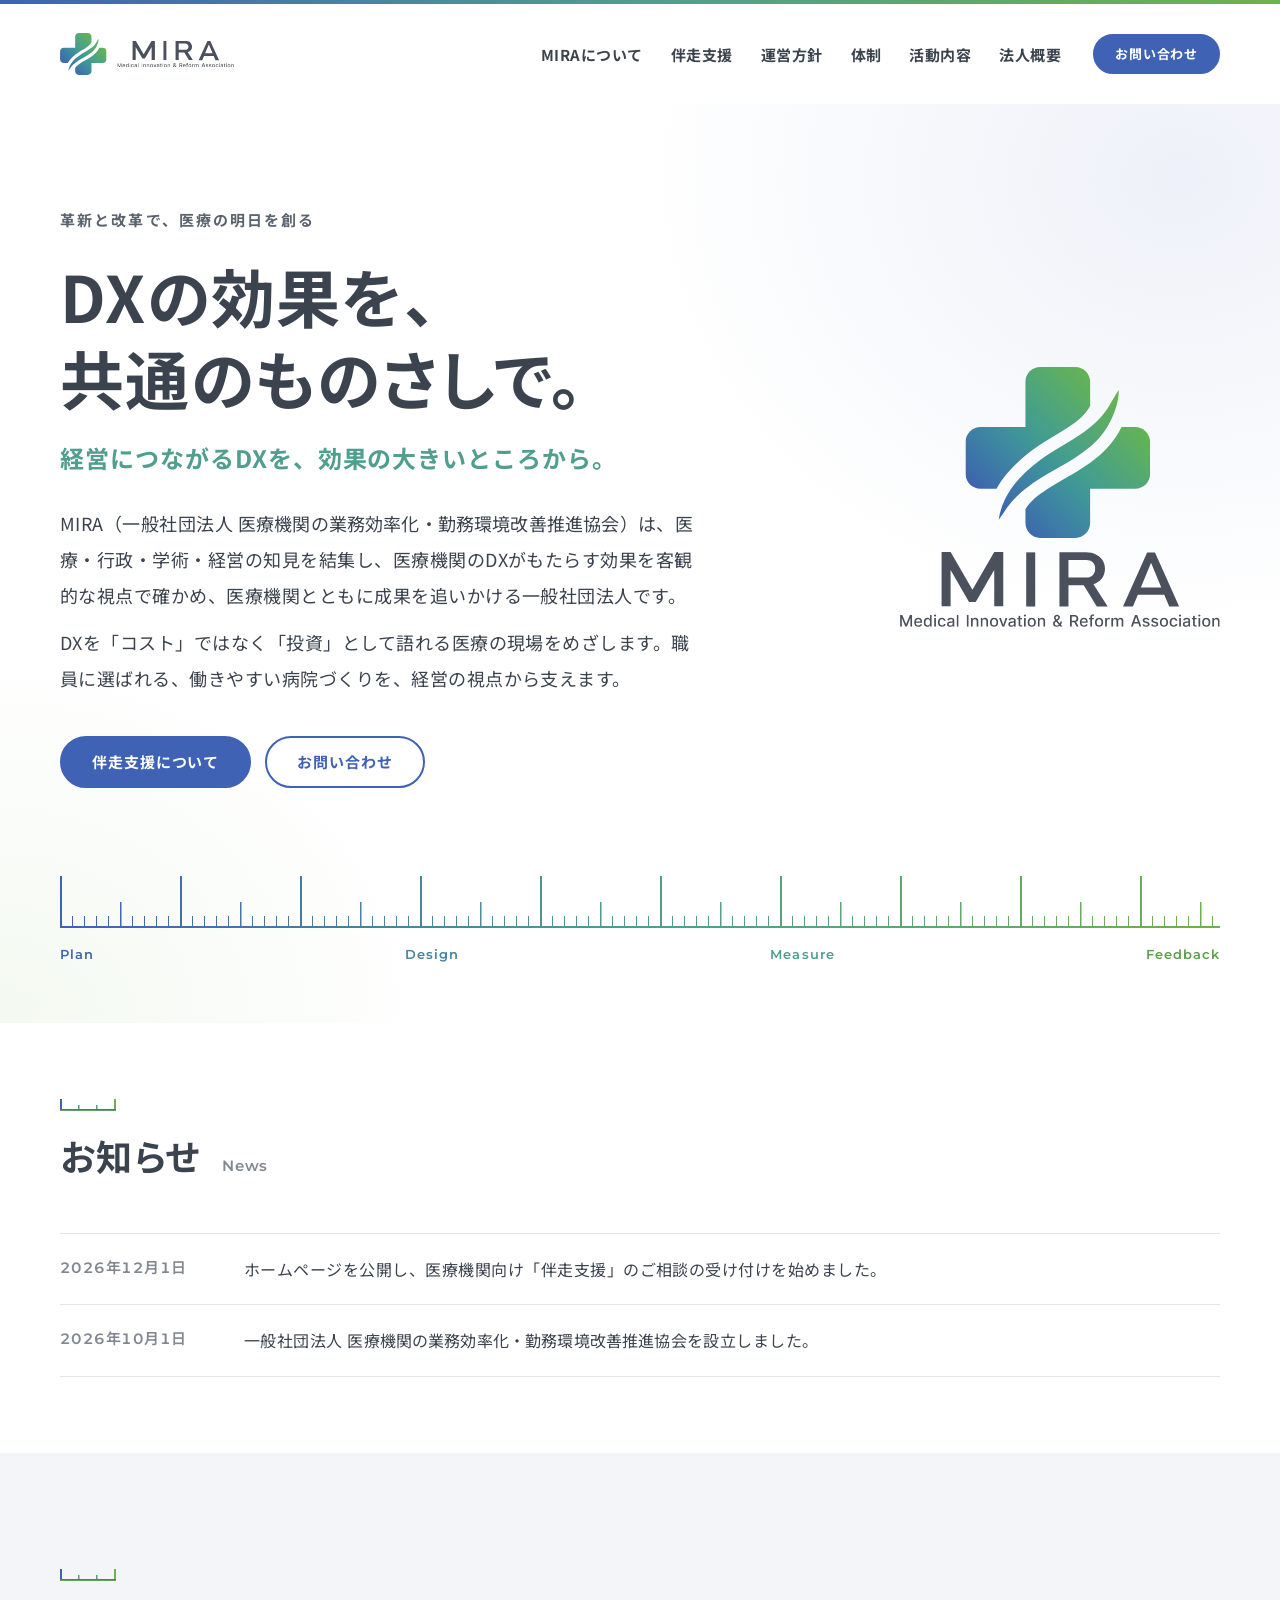
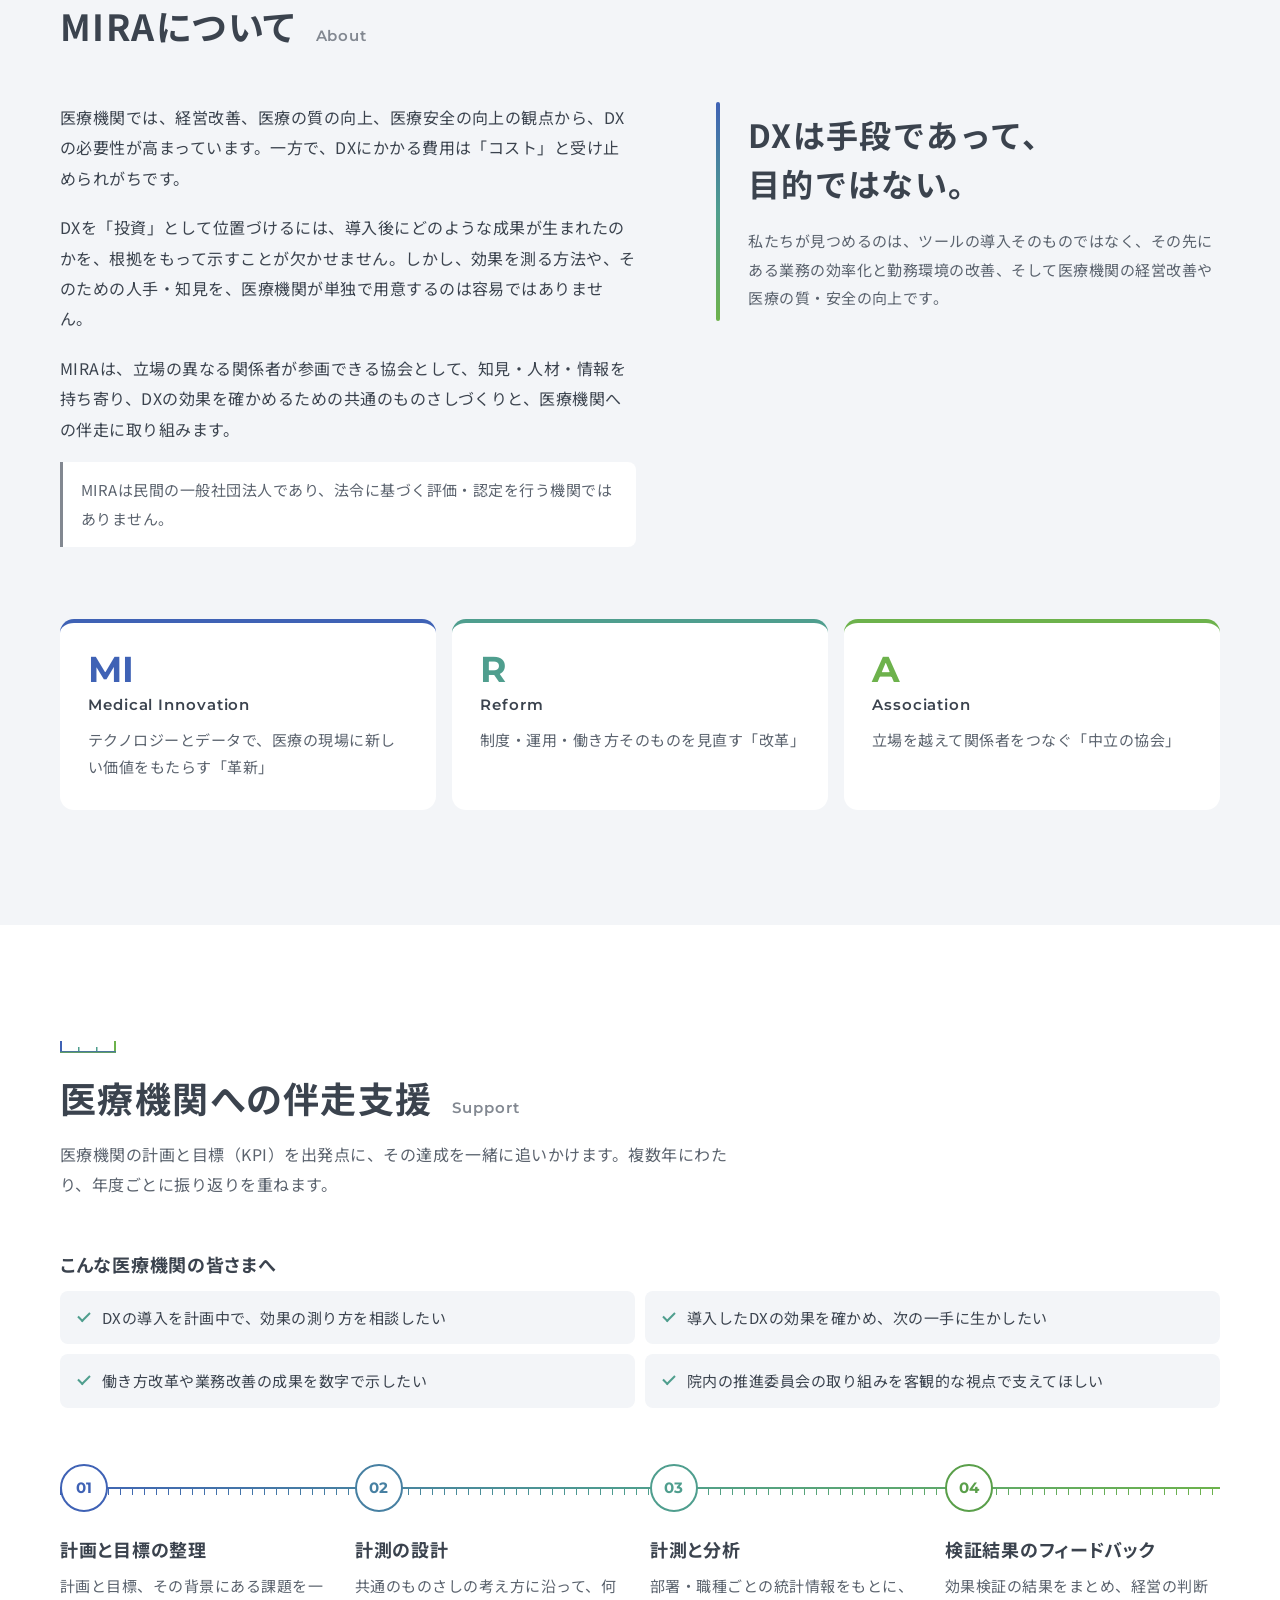
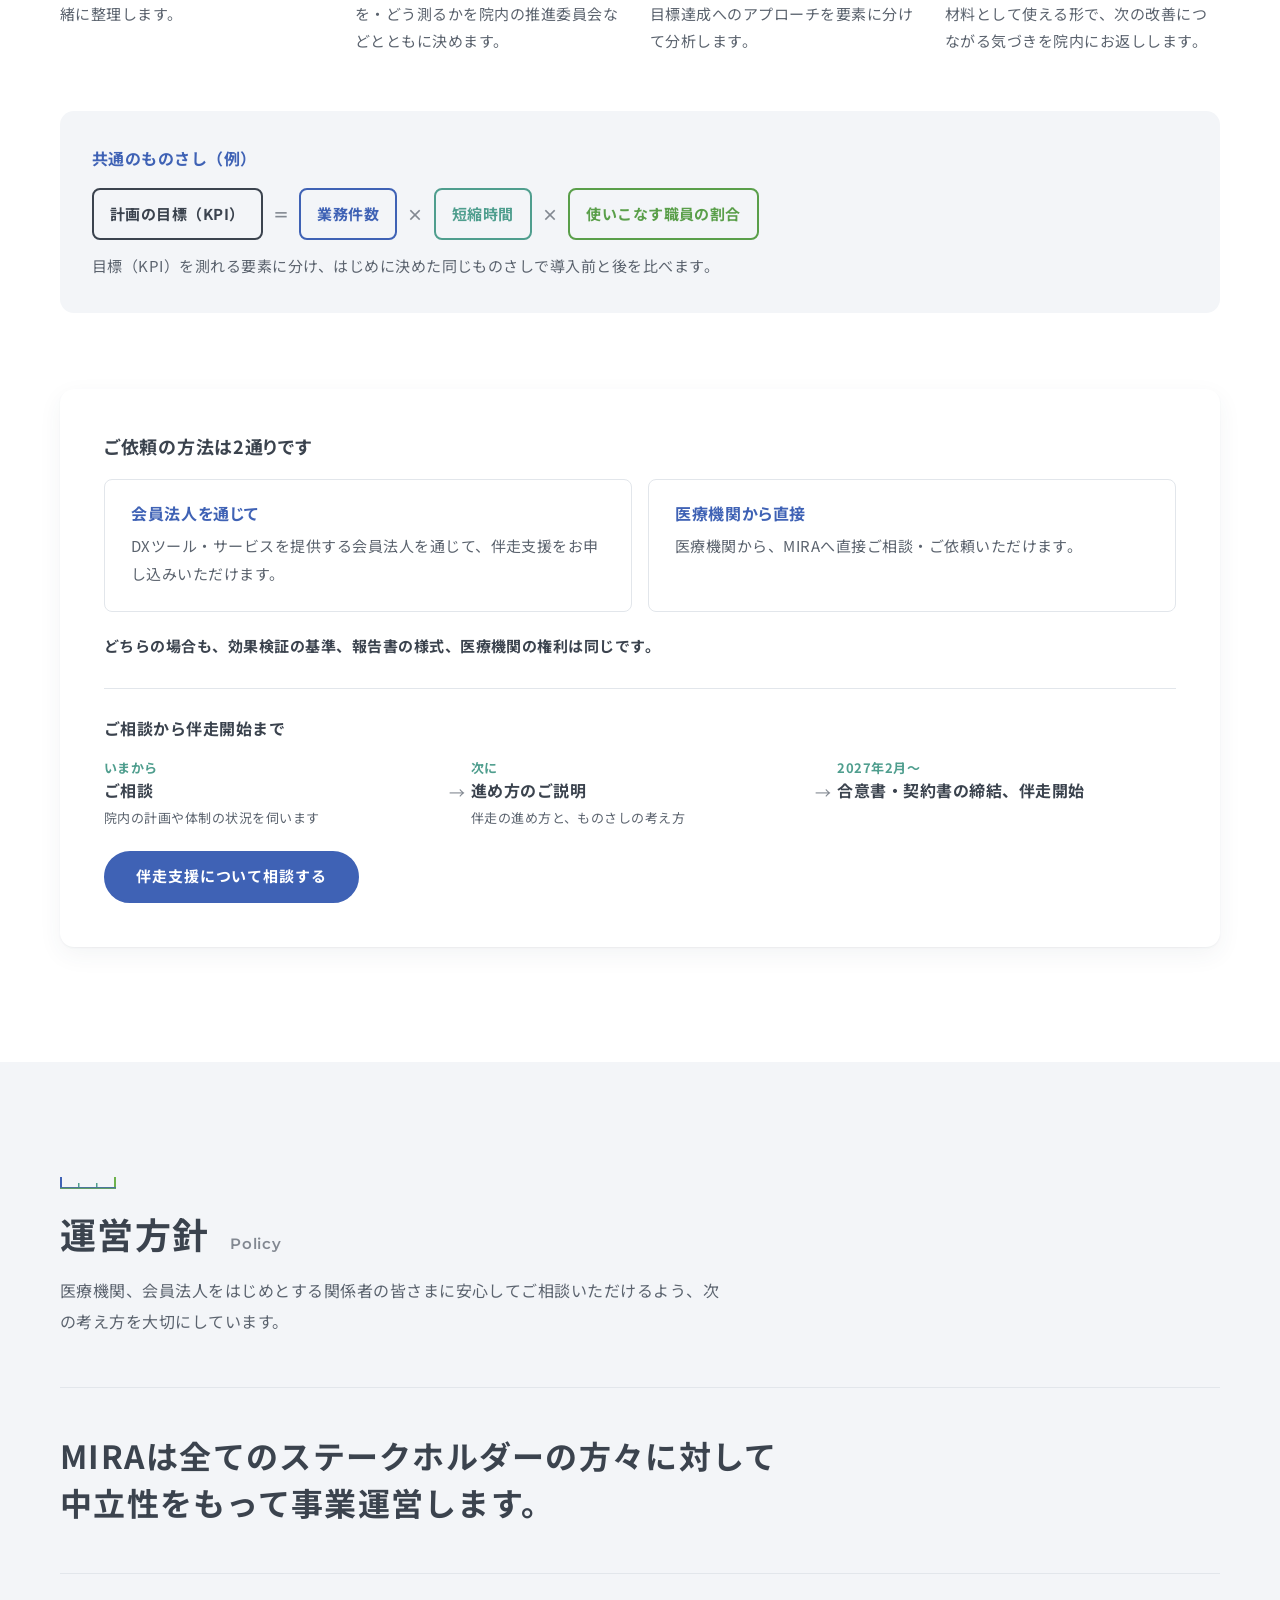
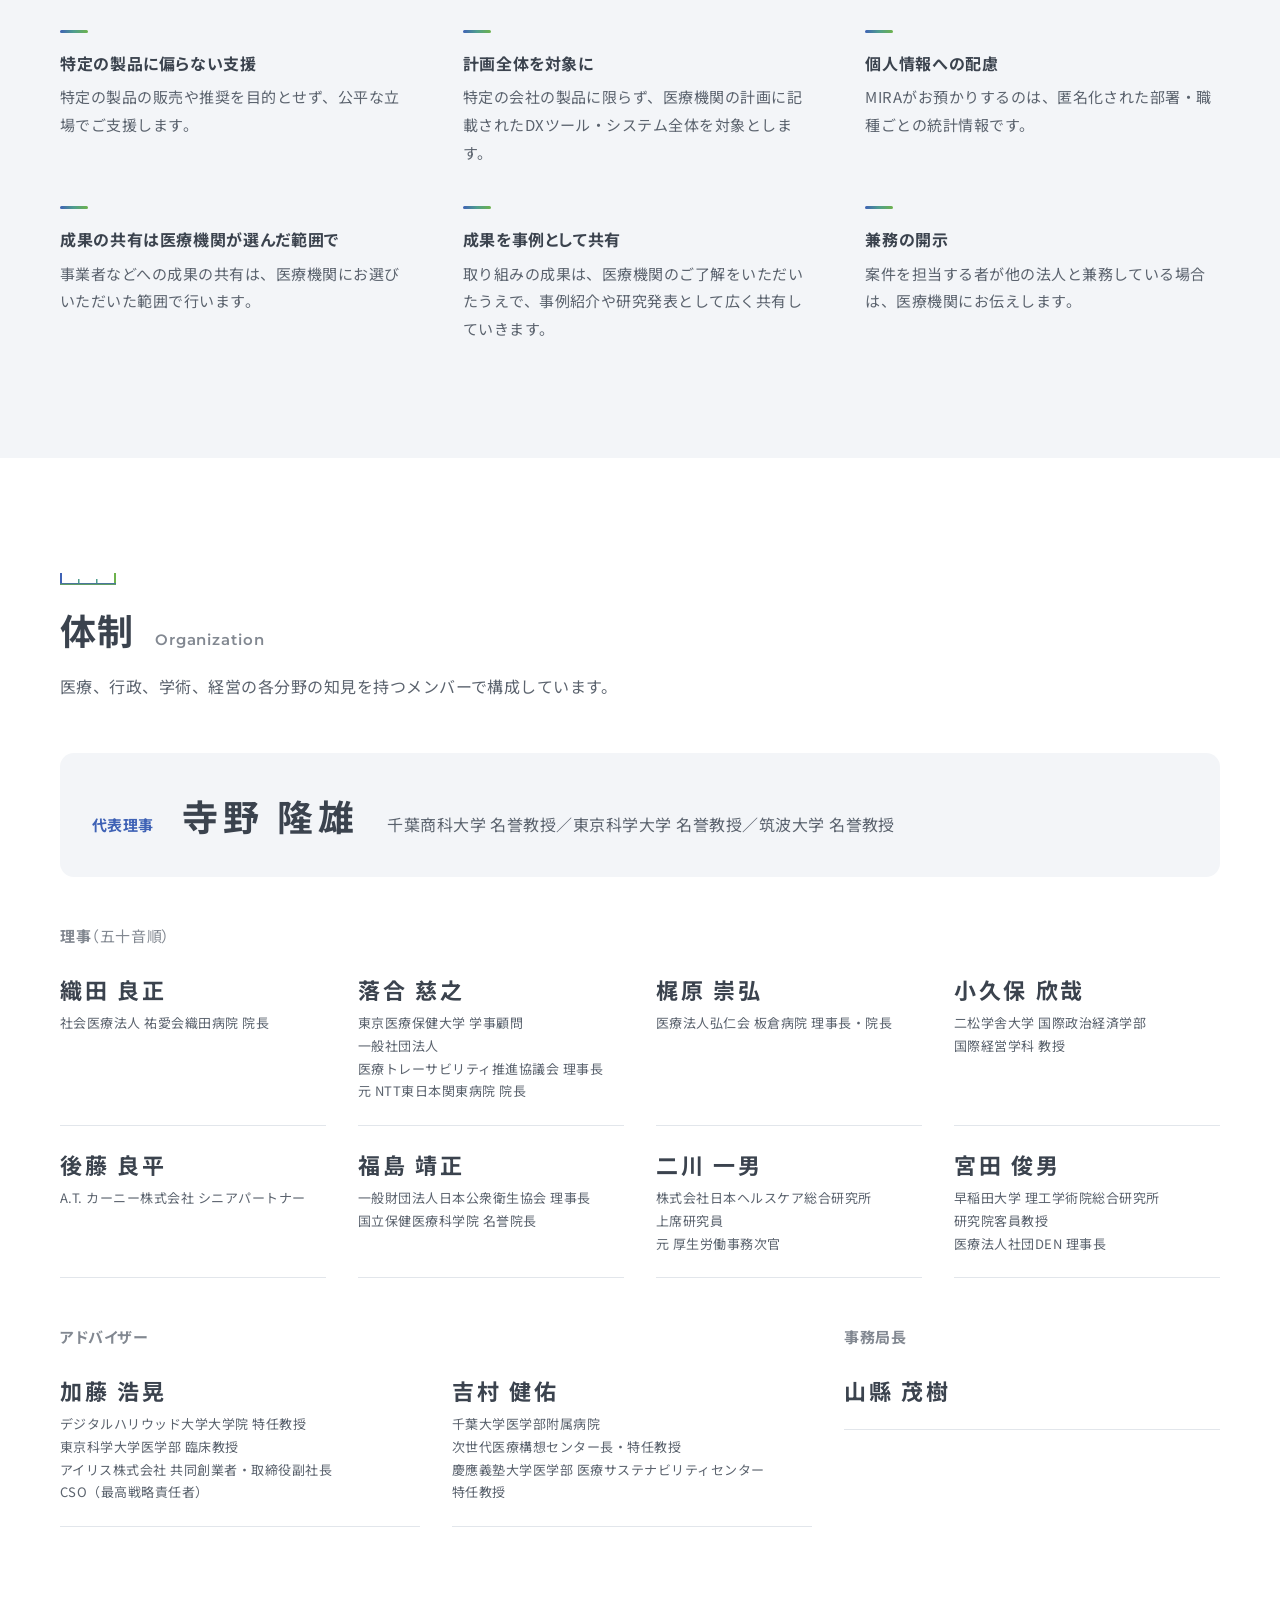
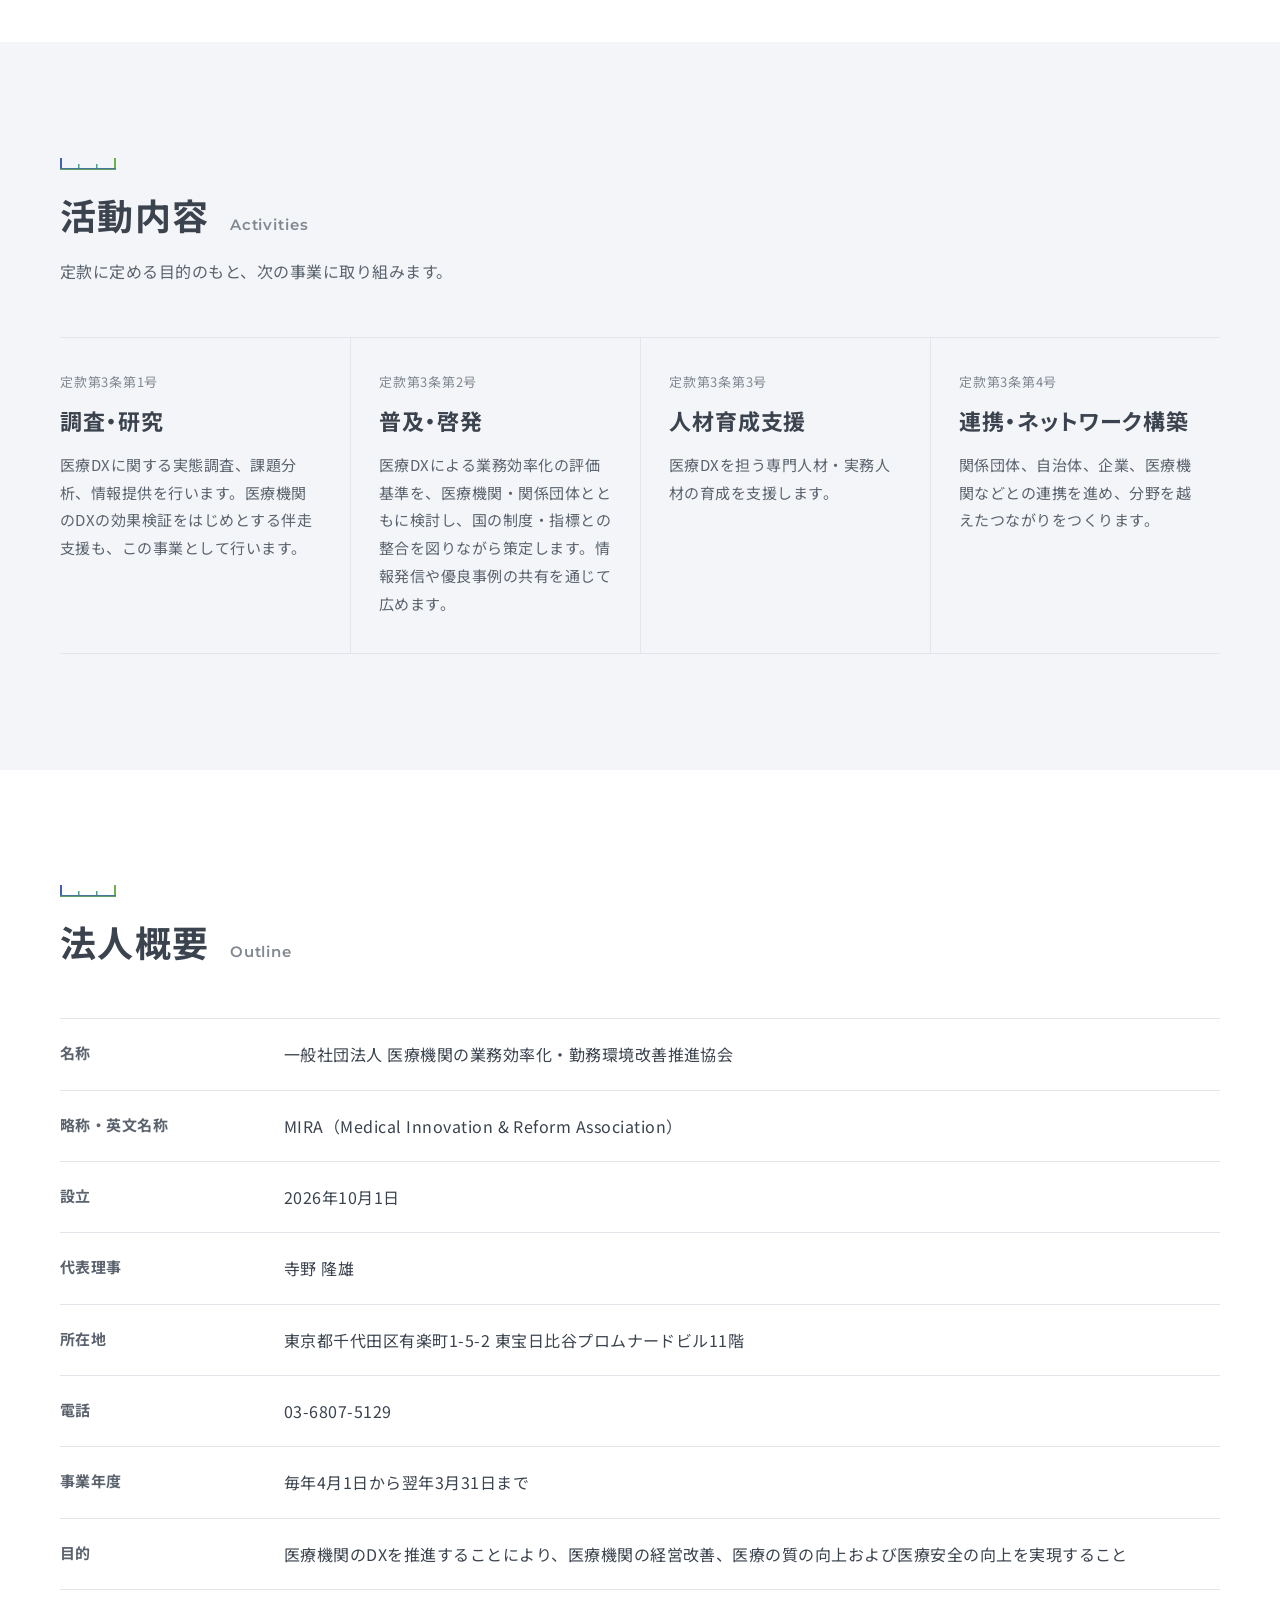
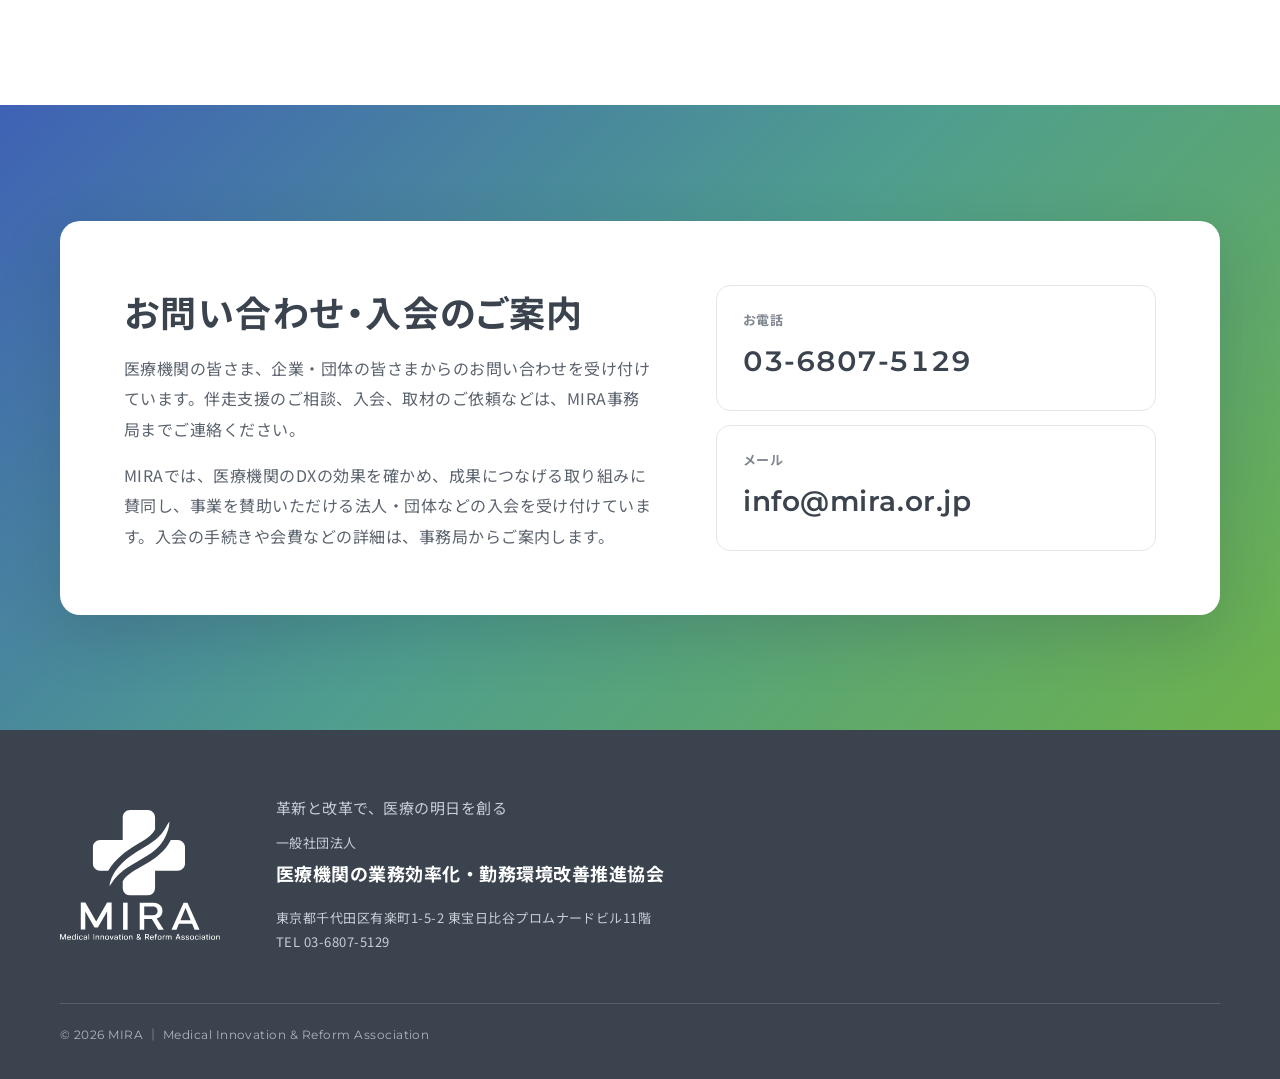
<file: index.html>
<!doctype html>
<html lang="ja">
<head>
  <meta charset="utf-8">
  <meta name="viewport" content="width=device-width, initial-scale=1, viewport-fit=cover">
  <title>MIRA｜一般社団法人 医療機関の業務効率化・勤務環境改善推進協会</title>
  <meta name="description" content="MIRA（一般社団法人 医療機関の業務効率化・勤務環境改善推進協会）は、医療機関のDXがもたらす効果を客観的な視点で確かめ、医療機関とともに成果を追いかける一般社団法人です。">
  <meta name="theme-color" content="#3F62B5">
  <meta name="color-scheme" content="light">
  <link rel="canonical" href="https://mira.or.jp/">

  <meta property="og:type" content="website">
  <meta property="og:site_name" content="MIRA">
  <meta property="og:locale" content="ja_JP">
  <meta property="og:title" content="MIRA｜医療機関の業務効率化・勤務環境改善推進協会">
  <meta property="og:description" content="革新と改革で、医療の明日を創る。DXの効果を、共通のものさしで。">
  <meta property="og:url" content="https://mira.or.jp/">
  <meta property="og:image" content="https://mira.or.jp/assets/img/ogp.png">
  <meta property="og:image:width" content="1200">
  <meta property="og:image:height" content="630">
  <meta name="twitter:card" content="summary_large_image">

  <link rel="icon" href="/favicon.ico" sizes="48x48">
  <link rel="icon" href="/favicon-32.png" type="image/png" sizes="32x32">
  <link rel="apple-touch-icon" href="/apple-touch-icon.png">

  <!-- Webフォントは描画をブロックしない読み込み。届くまではOS標準の日本語ゴシックで表示 -->
  <link rel="preconnect" href="https://fonts.googleapis.com">
  <link rel="preconnect" href="https://fonts.gstatic.com" crossorigin>
  <link rel="stylesheet" href="https://fonts.googleapis.com/css2?family=Montserrat:wght@600;700&family=Noto+Sans+JP:wght@400;700&display=swap" media="print" onload="this.media='all'">
  <noscript><link rel="stylesheet" href="https://fonts.googleapis.com/css2?family=Montserrat:wght@600;700&family=Noto+Sans+JP:wght@400;700&display=swap"></noscript>

  <link rel="preload" href="/assets/img/logo/MIRA_logo_horizontal_full.svg" as="image" type="image/svg+xml">
  <link rel="stylesheet" href="/assets/css/style.css">
  <script src="/assets/js/main.js" defer></script>

  <script type="application/ld+json">
  {
    "@context": "https://schema.org",
    "@type": "Organization",
    "name": "一般社団法人医療機関の業務効率化・勤務環境改善推進協会",
    "alternateName": ["MIRA", "Medical Innovation & Reform Association"],
    "url": "https://mira.or.jp/",
    "logo": "https://mira.or.jp/assets/img/logo/MIRA_logo_vertical_full.png",
    "foundingDate": "2026-10-01",
    "telephone": "+81-3-6807-5129",
    "address": {
      "@type": "PostalAddress",
      "addressCountry": "JP",
      "addressRegion": "東京都",
      "addressLocality": "千代田区",
      "streetAddress": "有楽町1-5-2 東宝日比谷プロムナードビル11階"
    }
  }
  </script>
</head>
<body>
  <a class="skip-link" href="#main">本文へスキップ</a>

  <header class="site-header" data-header>
    <div class="container site-header__inner">
      <a class="site-header__logo" href="/" aria-label="MIRA ホーム">
        <img src="/assets/img/logo/MIRA_logo_horizontal_full.svg" alt="MIRA Medical Innovation &amp; Reform Association" width="810" height="200">
      </a>
      <button class="nav-toggle" type="button" aria-expanded="false" aria-controls="global-nav" data-nav-toggle>
        <span class="nav-toggle__bar" aria-hidden="true"></span>
        <span class="visually-hidden">メニューを開く</span>
      </button>
      <nav class="global-nav" id="global-nav" aria-label="メインメニュー" data-nav>
        <ul class="global-nav__list">
          <li><a href="#about">MIRAについて</a></li>
          <li><a href="#support">伴走支援</a></li>
          <li><a href="#neutrality">運営方針</a></li>
          <li><a href="#officers">体制</a></li>
          <li><a href="#activities">活動内容</a></li>
          <li><a href="#outline">法人概要</a></li>
          <li class="global-nav__cta"><a class="button button--primary button--small" href="#contact">お問い合わせ</a></li>
        </ul>
      </nav>
    </div>
  </header>

  <main id="main">
    <!-- ===== Hero ===== -->
    <section class="hero" aria-labelledby="hero-title">
      <div class="container hero__grid">
        <div class="hero__copy">
          <p class="hero__tagline">革新と改革で、医療の明日を創る</p>
          <h1 class="hero__title" id="hero-title"><span class="phrase">DXの効果を、</span><br><span class="phrase">共通のものさしで。</span></h1>
          <p class="hero__sub"><span class="phrase">経営につながるDXを、</span><span class="phrase">効果の大きいところから。</span></p>
          <p class="hero__lead">MIRA（<span class="org"><span>一般社団法人</span> <span class="nowrap">医療機関の業務効率化・勤務環境改善推進協会）</span></span>は、医療・行政・学術・経営の知見を結集し、医療機関のDXがもたらす効果を客観的な視点で確かめ、医療機関とともに成果を追いかける一般社団法人です。</p>
          <p class="hero__lead">DXを「コスト」ではなく「投資」として語れる医療の現場をめざします。職員に選ばれる、働きやすい病院づくりを、経営の視点から支えます。</p>
          <div class="hero__actions">
            <a class="button button--primary" href="#support">伴走支援について</a>
            <a class="button button--outline" href="#contact">お問い合わせ</a>
          </div>
        </div>
        <div class="hero__mark">
          <img src="/assets/img/logo/MIRA_logo_vertical_full.svg" alt="" width="543" height="440" fetchpriority="high">
        </div>
      </div>

      <!-- 共通のものさし（装飾） -->
      <div class="container">
        <svg class="scale" width="100%" height="52" aria-hidden="true" focusable="false">
          <defs>
            <linearGradient id="g-brand" x1="0" x2="1" y1="0" y2="0">
              <stop offset="0" stop-color="#3F62B5"/><stop offset=".5" stop-color="#4F9E8E"/><stop offset="1" stop-color="#6DB24C"/>
            </linearGradient>
            <pattern id="p-ticks" width="120" height="52" patternUnits="userSpaceOnUse">
              <rect x="0" y="0" width="2" height="52" fill="#fff"/>
              <rect x="60" y="26" width="1.5" height="26" fill="#fff"/>
              <rect x="12" y="40" width="1" height="12" fill="#fff"/><rect x="24" y="40" width="1" height="12" fill="#fff"/>
              <rect x="36" y="40" width="1" height="12" fill="#fff"/><rect x="48" y="40" width="1" height="12" fill="#fff"/>
              <rect x="72" y="40" width="1" height="12" fill="#fff"/><rect x="84" y="40" width="1" height="12" fill="#fff"/>
              <rect x="96" y="40" width="1" height="12" fill="#fff"/><rect x="108" y="40" width="1" height="12" fill="#fff"/>
            </pattern>
            <mask id="m-ticks">
              <rect width="100%" height="52" fill="url(#p-ticks)"/>
              <rect y="50" width="100%" height="2" fill="#fff"/>
            </mask>
          </defs>
          <rect width="100%" height="52" fill="url(#g-brand)" mask="url(#m-ticks)"/>
        </svg>
        <ol class="scale-labels" aria-label="伴走支援の流れ">
          <li>Plan</li><li>Design</li><li>Measure</li><li>Feedback</li>
        </ol>
      </div>
    </section>

    <!-- ===== News ===== -->
    <section class="section section--tight" id="news" aria-labelledby="news-title">
      <div class="container">
        <header class="section-head">
          <h2 class="section-head__title" id="news-title">お知らせ</h2>
          <p class="section-head__en" lang="en">News</p>
        </header>
        <ul class="news">
          <li class="news__item"><time class="news__date" datetime="2026-12-01">2026年12月1日</time><p>ホームページを公開し、医療機関向け「伴走支援」のご相談の受け付けを始めました。</p></li>
          <li class="news__item"><time class="news__date" datetime="2026-10-01">2026年10月1日</time><p><span class="org"><span>一般社団法人</span> <span class="nowrap">医療機関の業務効率化・勤務環境改善推進協会</span></span>を設立しました。</p></li>
        </ul>
      </div>
    </section>

    <!-- ===== About ===== -->
    <section class="section section--mist" id="about" aria-labelledby="about-title">
      <div class="container">
        <header class="section-head">
          <h2 class="section-head__title" id="about-title">MIRAについて</h2>
          <p class="section-head__en" lang="en">About</p>
        </header>
        <div class="about">
          <div class="about__text prose">
            <p>医療機関では、経営改善、医療の質の向上、医療安全の向上の観点から、DXの必要性が高まっています。一方で、DXにかかる費用は「コスト」と受け止められがちです。</p>
            <p>DXを「投資」として位置づけるには、導入後にどのような成果が生まれたのかを、根拠をもって示すことが欠かせません。しかし、効果を測る方法や、そのための人手・知見を、医療機関が単独で用意するのは容易ではありません。</p>
            <p>MIRAは、立場の異なる関係者が参画できる協会として、知見・人材・情報を持ち寄り、DXの効果を確かめるための共通のものさしづくりと、医療機関への伴走に取り組みます。</p>
            <p class="about__notice">MIRAは民間の一般社団法人であり、法令に基づく評価・認定を行う機関ではありません。</p>
          </div>
          <blockquote class="about__quote">
            <p class="about__quote-main">DXは手段であって、<br>目的ではない。</p>
            <p class="about__quote-sub">私たちが見つめるのは、ツールの導入そのものではなく、その先にある業務の効率化と勤務環境の改善、そして医療機関の経営改善や医療の質・安全の向上です。</p>
          </blockquote>
        </div>
        <dl class="name-origin">
          <div class="name-origin__item name-origin__item--blue"><dt lang="en">MI<span>Medical Innovation</span></dt><dd>テクノロジーとデータで、医療の現場に新しい価値をもたらす「革新」</dd></div>
          <div class="name-origin__item name-origin__item--teal"><dt lang="en">R<span>Reform</span></dt><dd>制度・運用・働き方そのものを見直す「改革」</dd></div>
          <div class="name-origin__item name-origin__item--green"><dt lang="en">A<span>Association</span></dt><dd>立場を越えて関係者をつなぐ「中立の協会」</dd></div>
        </dl>
      </div>
    </section>

    <!-- ===== Support ===== -->
    <section class="section" id="support" aria-labelledby="support-title">
      <div class="container">
        <header class="section-head">
          <h2 class="section-head__title" id="support-title">医療機関への伴走支援</h2>
          <p class="section-head__en" lang="en">Support</p>
          <p class="section-head__lead">医療機関の計画と目標（KPI）を出発点に、その達成を一緒に追いかけます。複数年にわたり、年度ごとに振り返りを重ねます。</p>
        </header>
        <div class="for-whom">
          <h3 class="for-whom__title">こんな医療機関の皆さまへ</h3>
          <ul class="for-whom__list">
            <li>DXの導入を計画中で、効果の測り方を相談したい</li>
            <li>導入したDXの効果を確かめ、次の一手に生かしたい</li>
            <li>働き方改革や業務改善の成果を数字で示したい</li>
            <li>院内の推進委員会の取り組みを客観的な視点で支えてほしい</li>
          </ul>
        </div>
        <ol class="steps">
          <li class="step"><h3 class="step__title">計画と目標の整理</h3><p>計画と目標、その背景にある課題を一緒に整理します。</p></li>
          <li class="step"><h3 class="step__title">計測の設計</h3><p>共通のものさしの考え方に沿って、何を・どう測るかを院内の推進委員会などとともに決めます。</p></li>
          <li class="step"><h3 class="step__title">計測と分析</h3><p>部署・職種ごとの統計情報をもとに、目標達成へのアプローチを要素に分けて分析します。</p></li>
          <li class="step"><h3 class="step__title">検証結果のフィードバック</h3><p>効果検証の結果をまとめ、経営の判断材料として使える形で、次の改善につながる気づきを院内にお返しします。</p></li>
        </ol>
        <div class="yardstick">
          <p class="yardstick__label">共通のものさし（例）</p>
          <p class="yardstick__formula"><span class="yardstick__goal">計画の目標（KPI）</span><span class="yardstick__op">＝</span><span class="yardstick__term t1">業務件数</span><span class="yardstick__pair"><span class="yardstick__op">×</span><span class="yardstick__term t2">短縮時間</span></span><span class="yardstick__pair"><span class="yardstick__op">×</span><span class="yardstick__term t3">使いこなす職員の割合</span></span></p>
          <p class="yardstick__note">目標（KPI）を測れる要素に分け、はじめに決めた同じものさしで導入前と後を比べます。</p>
        </div>
        <div class="routes">
          <h3 class="routes__title">ご依頼の方法は2通りです</h3>
          <div class="routes__grid">
            <div class="route"><h4 class="route__title">会員法人を通じて</h4><p>DXツール・サービスを提供する会員法人を通じて、伴走支援をお申し込みいただけます。</p></div>
            <div class="route"><h4 class="route__title">医療機関から直接</h4><p>医療機関から、MIRAへ直接ご相談・ご依頼いただけます。</p></div>
          </div>
          <p class="routes__note">どちらの場合も、効果検証の基準、報告書の様式、医療機関の権利は同じです。</p>
          <div class="flow-start">
            <p class="flow-start__title">ご相談から伴走開始まで</p>
            <ol class="flow-start__list">
              <li><span class="flow-start__when">いまから</span>ご相談<small>院内の計画や体制の状況を伺います</small></li>
              <li><span class="flow-start__when">次に</span>進め方のご説明<small>伴走の進め方と、ものさしの考え方</small></li>
              <li><span class="flow-start__when">2027年2月〜</span>合意書・契約書の締結、伴走開始</li>
            </ol>
            <a class="button button--primary" href="#contact">伴走支援について相談する</a>
          </div>
        </div>
      </div>
    </section>

<!-- ===== Policy（運営方針） ===== -->
    <section class="section section--mist" id="neutrality" aria-labelledby="neutrality-title">
      <div class="container">
        <header class="section-head">
          <h2 class="section-head__title" id="neutrality-title">運営方針</h2>
          <p class="section-head__en" lang="en">Policy</p>
          <p class="section-head__lead">医療機関、会員法人をはじめとする関係者の皆さまに安心してご相談いただけるよう、次の考え方を大切にしています。</p>
        </header>
        <div class="principle">
          <p class="principle__main"><span class="phrase">MIRAは全てのステークホルダーの方々に対して</span><span class="phrase">中立性をもって事業運営します。</span></p>
        </div>
        <ul class="rules">
          <li class="rule"><h3 class="rule__title">特定の製品に偏らない支援</h3><p>特定の製品の販売や推奨を目的とせず、公平な立場でご支援します。</p></li>
          <li class="rule"><h3 class="rule__title">計画全体を対象に</h3><p>特定の会社の製品に限らず、医療機関の計画に記載されたDXツール・システム全体を対象とします。</p></li>
          <li class="rule"><h3 class="rule__title">個人情報への配慮</h3><p>MIRAがお預かりするのは、匿名化された部署・職種ごとの統計情報です。</p></li>
          <li class="rule"><h3 class="rule__title">成果の共有は医療機関が選んだ範囲で</h3><p>事業者などへの成果の共有は、医療機関にお選びいただいた範囲で行います。</p></li>
          <li class="rule"><h3 class="rule__title">成果を事例として共有</h3><p>取り組みの成果は、医療機関のご了解をいただいたうえで、事例紹介や研究発表として広く共有していきます。</p></li>
          <li class="rule"><h3 class="rule__title">兼務の開示</h3><p>案件を担当する者が他の法人と兼務している場合は、医療機関にお伝えします。</p></li>
        </ul>
      </div>
    </section>

<!-- ===== Officers ===== -->
    <section class="section" id="officers" aria-labelledby="officers-title">
      <div class="container">
        <header class="section-head">
          <h2 class="section-head__title" id="officers-title">体制</h2>
          <p class="section-head__en" lang="en">Organization</p>
          <p class="section-head__lead">医療、行政、学術、経営の各分野の知見を持つメンバーで構成しています。</p>
        </header>
        <div class="rep">
          <p class="rep__role">代表理事</p>
          <p class="rep__name">寺野 隆雄</p>
          <p class="rep__aff"><span class="phrase">千葉商科大学 名誉教授</span>／<span class="phrase">東京科学大学 名誉教授</span>／<span class="phrase">筑波大学 名誉教授</span></p>
        </div>
        <h3 class="people-head">理事<span>（五十音順）</span></h3>
        <ul class="people">
          <li class="person"><p class="person__name">織田 良正</p><p class="person__aff"><span class="phrase">社会医療法人 祐愛会織田病院</span> <span class="phrase">院長</span></p></li>
          <li class="person"><p class="person__name">落合 慈之</p><p class="person__aff">東京医療保健大学 学事顧問<br><span class="phrase">一般社団法人</span><span class="phrase">医療トレーサビリティ推進協議会</span> <span class="phrase">理事長</span><br>元 NTT東日本関東病院 院長</p></li>
          <li class="person"><p class="person__name">梶原 崇弘</p><p class="person__aff"><span class="phrase">医療法人弘仁会 板倉病院</span> <span class="phrase">理事長・院長</span></p></li>
          <li class="person"><p class="person__name">小久保 欣哉</p><p class="person__aff"><span class="phrase">二松学舎大学</span> <span class="phrase">国際政治経済学部</span> <span class="phrase">国際経営学科 教授</span></p></li>
          <li class="person"><p class="person__name">後藤 良平</p><p class="person__aff">A.T. カーニー株式会社 シニアパートナー</p></li>
          <li class="person"><p class="person__name">福島 靖正</p><p class="person__aff"><span class="phrase">一般財団法人日本公衆衛生協会</span> <span class="phrase">理事長</span><br><span class="phrase">国立保健医療科学院</span> <span class="phrase">名誉院長</span></p></li>
          <li class="person"><p class="person__name">二川 一男</p><p class="person__aff"><span class="phrase">株式会社日本ヘルスケア総合研究所</span> <span class="phrase">上席研究員</span><br>元 厚生労働事務次官</p></li>
          <li class="person"><p class="person__name">宮田 俊男</p><p class="person__aff"><span class="phrase">早稲田大学</span> <span class="phrase">理工学術院総合研究所</span> <span class="phrase">研究院客員教授</span><br><span class="phrase">医療法人社団DEN</span> <span class="phrase">理事長</span></p></li>
        </ul>
        <div class="people-sub">
          <div>
            <h3 class="people-head">アドバイザー</h3>
            <ul class="people people--2">
              <li class="person"><p class="person__name">加藤 浩晃</p><p class="person__aff">デジタルハリウッド大学大学院 特任教授<br><span class="phrase">東京科学大学医学部</span> <span class="phrase">臨床教授</span><br><span class="phrase">アイリス株式会社</span> <span class="phrase">共同創業者・取締役副社長</span><span class="phrase">CSO（最高戦略責任者）</span></p></li>
              <li class="person"><p class="person__name">吉村 健佑</p><p class="person__aff"><span class="phrase">千葉大学医学部附属病院</span> <span class="phrase">次世代医療構想センター長・特任教授</span><br><span class="phrase">慶應義塾大学医学部</span> <span class="phrase">医療サステナビリティセンター</span> <span class="phrase">特任教授</span></p></li>
            </ul>
          </div>
          <div>
            <h3 class="people-head">事務局長</h3>
            <ul class="people people--1">
              <li class="person"><p class="person__name">山縣 茂樹</p></li>
            </ul>
          </div>
        </div>
      </div>
    </section>

<!-- ===== Activities ===== -->
    <section class="section section--mist" id="activities" aria-labelledby="activities-title">
      <div class="container">
        <header class="section-head">
          <h2 class="section-head__title" id="activities-title">活動内容</h2>
          <p class="section-head__en" lang="en">Activities</p>
          <p class="section-head__lead">定款に定める目的のもと、次の事業に取り組みます。</p>
        </header>
        <ul class="activities">
          <li class="activity">
            <p class="activity__ref">定款第3条第1号</p>
            <h3 class="activity__title">調査・研究</h3>
            <p>医療DXに関する実態調査、課題分析、情報提供を行います。医療機関のDXの効果検証をはじめとする伴走支援も、この事業として行います。</p>
          </li>
          <li class="activity">
            <p class="activity__ref">定款第3条第2号</p>
            <h3 class="activity__title">普及・啓発</h3>
            <p>医療DXによる業務効率化の評価基準を、医療機関・関係団体とともに検討し、国の制度・指標との整合を図りながら策定します。情報発信や優良事例の共有を通じて広めます。</p>
          </li>
          <li class="activity">
            <p class="activity__ref">定款第3条第3号</p>
            <h3 class="activity__title">人材育成支援</h3>
            <p>医療DXを担う専門人材・実務人材の育成を支援します。</p>
          </li>
          <li class="activity">
            <p class="activity__ref">定款第3条第4号</p>
            <h3 class="activity__title">連携・ネットワーク構築</h3>
            <p>関係団体、自治体、企業、医療機関などとの連携を進め、分野を越えたつながりをつくります。</p>
          </li>
        </ul>
      </div>
    </section>

<!-- ===== Outline ===== -->
    <section class="section" id="outline" aria-labelledby="outline-title">
      <div class="container">
        <header class="section-head">
          <h2 class="section-head__title" id="outline-title">法人概要</h2>
          <p class="section-head__en" lang="en">Outline</p>
        </header>
        <dl class="outline">
          <div class="outline__row"><dt>名称</dt><dd><span class="nowrap">一般社団法人</span> <span class="nowrap">医療機関の業務効率化・勤務環境改善推進協会</span></dd></div>
          <div class="outline__row"><dt>略称・英文名称</dt><dd>MIRA（Medical Innovation &amp; Reform Association）</dd></div>
          <div class="outline__row"><dt>設立</dt><dd>2026年10月1日</dd></div>
          <div class="outline__row"><dt>代表理事</dt><dd>寺野 隆雄</dd></div>
          <div class="outline__row"><dt>所在地</dt><dd>東京都千代田区有楽町1-5-2 東宝日比谷プロムナードビル11階</dd></div>
          <div class="outline__row"><dt>電話</dt><dd>03-6807-5129</dd></div>
          <div class="outline__row"><dt>事業年度</dt><dd>毎年4月1日から翌年3月31日まで</dd></div>
          <div class="outline__row"><dt>目的</dt><dd>医療機関のDXを推進することにより、医療機関の経営改善、医療の質の向上および医療安全の向上を実現すること</dd></div>
        </dl>
      </div>
    </section>

    <!-- ===== Membership & Contact ===== -->
    <section class="contact" id="contact" aria-labelledby="contact-title">
      <div class="container contact__grid">
        <div class="contact__intro">
          <h2 class="contact__title" id="contact-title"><span class="phrase">お問い合わせ・</span><span class="phrase">入会のご案内</span></h2>
          <p>医療機関の皆さま、企業・団体の皆さまからのお問い合わせを受け付けています。伴走支援のご相談、入会、取材のご依頼などは、MIRA事務局までご連絡ください。</p>
          <p>MIRAでは、医療機関のDXの効果を確かめ、成果につなげる取り組みに賛同し、事業を賛助いただける法人・団体などの入会を受け付けています。入会の手続きや会費などの詳細は、事務局からご案内します。</p>
        </div>
        <div class="contact__channels">
          <a class="channel" href="tel:0368075129">
            <span class="channel__label">お電話</span>
            <span class="channel__value">03-6807-5129</span>
          </a>
          <a class="channel" href="mailto:info@mira.or.jp">
            <span class="channel__label">メール</span>
            <span class="channel__value">info@mira.or.jp</span>
          </a>
        </div>
      </div>
    </section>
  </main>

  <footer class="site-footer">
    <div class="container site-footer__inner">
      <img class="site-footer__logo" src="/assets/img/logo/MIRA_logo_vertical_white.svg" alt="MIRA" width="543" height="440" loading="lazy" decoding="async">
      <div class="site-footer__info">
        <p class="site-footer__tagline">革新と改革で、医療の明日を創る</p>
        <p class="site-footer__name"><small>一般社団法人</small>医療機関の業務効率化・勤務環境改善推進協会</p>
        <address class="site-footer__address">東京都千代田区有楽町1-5-2 東宝日比谷プロムナードビル11階<br>TEL 03-6807-5129</address>
      </div>
    </div>
    <div class="container">
      <p class="site-footer__copy" lang="en">© <span data-year>2026</span> MIRA ｜ Medical Innovation &amp; Reform Association</p>
    </div>
  </footer>
</body>
</html>
</file>
<file: assets/css/style.css>
/* =========================================================
   MIRA 簡易版サイト  style.css
   準拠：MIRA VIガイドライン v1.0（06 カラー / 08 タイポグラフィ）
   ========================================================= */

/* ---------- 1. Tokens ---------- */
:root {
  /* Brand (VI 06) */
  --c-blue: #3F62B5;
  --c-teal: #4F9E8E;
  --c-green: #6DB24C;
  --c-ink: #3B434E;
  --c-gray: #828891;

  /* UI neutrals */
  --c-text: var(--c-ink);
  --c-text-sub: #5B636E;     /* 本文補助（Cool Grayより濃く、白地で4.5:1以上） */
  --c-bg: #FFFFFF;
  --c-mist: #F3F5F8;
  --c-line: #E2E6EB;
  --c-blue-dark: #33529C;

  --grad-brand: linear-gradient(90deg, var(--c-blue), var(--c-teal) 50%, var(--c-green));
  --grad-brand-135: linear-gradient(135deg, var(--c-blue), var(--c-teal) 50%, var(--c-green));

  /* Type (VI 08) — Webフォント未着時はOSの日本語ゴシックで表示 */
  --ff-ja: "Noto Sans JP", "Hiragino Sans", "Hiragino Kaku Gothic ProN", "Yu Gothic", YuGothic, Meiryo, sans-serif;
  --ff-en: "Montserrat", "Helvetica Neue", Arial, var(--ff-ja);

  --fs-xs: .8125rem;   /* 13 */
  --fs-sm: .9375rem;   /* 15 */
  --fs-md: 1rem;       /* 16 */
  --fs-lg: 1.125rem;   /* 18 */
  --fs-xl: 1.375rem;   /* 22 */
  --fs-h2: clamp(1.625rem, 1.2rem + 1.6vw, 2.25rem);
  --fs-h1: clamp(1.875rem, 1.1rem + 3.8vw, 4rem);

  /* Layout */
  --container: 1160px;
  --gutter: clamp(20px, 4vw, 40px);
  --section-y: clamp(72px, 9vw, 120px);
  --header-h: 100px; /* ロゴ高さ50px＋上下の保護領域25px（VI 04） */
  --radius: 14px;
  --radius-sm: 8px;
  --shadow: 0 1px 2px rgba(59, 67, 78, .06), 0 8px 24px rgba(59, 67, 78, .06);
  --ease: cubic-bezier(.2, .7, .2, 1);
}

/* ---------- 2. Base ---------- */
*, *::before, *::after { box-sizing: border-box; }

html {
  -webkit-text-size-adjust: 100%;
  text-size-adjust: 100%;
  scroll-behavior: smooth;
  scroll-padding-top: calc(var(--header-h) + 16px);
}

body {
  margin: 0;
  background: var(--c-bg);
  color: var(--c-text);
  font-family: var(--ff-ja);
  font-size: var(--fs-md);
  line-height: 1.9;
  letter-spacing: .03em;
  font-feature-settings: "palt" 0;
  -webkit-font-smoothing: antialiased;
  text-rendering: optimizeLegibility;
  line-break: strict;
  overflow-wrap: anywhere;
}

h1, h2, h3, h4, p, ul, ol, dl, dd, blockquote, figure { margin: 0; }
ul, ol { padding: 0; list-style: none; }
img, svg { display: block; max-width: 100%; }
img { height: auto; }
address { font-style: normal; }
a { color: var(--c-blue); text-underline-offset: .2em; }
h1, h2, h3, h4 { word-break: auto-phrase; font-weight: 700; line-height: 1.45; letter-spacing: .04em; font-feature-settings: "palt" 1; }

:focus-visible { outline: 3px solid var(--c-teal); outline-offset: 3px; border-radius: 4px; }

.container { width: 100%; max-width: calc(var(--container) + var(--gutter) * 2); margin-inline: auto; padding-inline: var(--gutter); }
.visually-hidden { position: absolute !important; width: 1px; height: 1px; overflow: hidden; clip: rect(0 0 0 0); white-space: nowrap; }
.nowrap { white-space: nowrap; }
.phrase { display: inline-block; }
.hero__title .phrase { white-space: nowrap; }
/* 正式名称は「一般社団法人」の後ろ以外で改行しない（運用原則3-1） */
.org > .nowrap { letter-spacing: .01em; }
.prose > * + * { margin-top: 1.2em; }

.skip-link {
  position: absolute; left: 16px; top: -48px; z-index: 100;
  padding: 8px 14px; background: var(--c-ink); color: #fff; border-radius: var(--radius-sm);
  transition: top .2s;
}
.skip-link:focus { top: 12px; }

/* ---------- 3. Buttons ---------- */
.button {
  display: inline-flex; align-items: center; justify-content: center;
  min-height: 52px; padding: 0 30px;
  border: 2px solid var(--c-blue); border-radius: 999px;
  font-size: var(--fs-sm); font-weight: 700; letter-spacing: .06em; text-decoration: none;
  transition: background-color .2s, color .2s, border-color .2s;
}
.button--primary { background: var(--c-blue); color: #fff; }
.button--primary:hover { background: var(--c-blue-dark); border-color: var(--c-blue-dark); }
.button--outline { background: #fff; color: var(--c-blue); }
.button--outline:hover { background: var(--c-mist); }
.button--small { min-height: 40px; padding: 0 20px; font-size: var(--fs-xs); }

/* ---------- 4. Header ---------- */
.site-header {
  position: sticky; top: 0; z-index: 50;
  background: rgba(255, 255, 255, .92);
  -webkit-backdrop-filter: saturate(160%) blur(10px);
  backdrop-filter: saturate(160%) blur(10px);
  padding-top: calc(4px + env(safe-area-inset-top, 0px)); /* ブランドバーをロゴの保護領域の外に置く */
  transition: box-shadow .25s;
}
.site-header::before { /* VI表紙に倣ったブランドバー */
  content: ""; position: absolute; inset: 0 0 auto; height: 4px; background: var(--grad-brand);
}
.site-header.is-scrolled { box-shadow: 0 1px 0 var(--c-line), 0 6px 20px rgba(59, 67, 78, .06); }
.site-header__inner { display: flex; align-items: center; justify-content: space-between; height: var(--header-h); }
.site-header__logo img { width: 174px; } /* VI 05：横組みは画面表示で幅160px以上 */

.global-nav__list { display: flex; align-items: center; gap: 28px; }
.global-nav__list a:not(.button) {
  position: relative; color: var(--c-text); font-size: var(--fs-sm); font-weight: 700; text-decoration: none;
  padding: 6px 0;
}
.global-nav__list a:not(.button)::after {
  content: ""; position: absolute; left: 0; right: 0; bottom: 0; height: 2px;
  background: var(--grad-brand); transform: scaleX(0); transform-origin: left; transition: transform .25s var(--ease);
}
.global-nav__list a:not(.button):hover::after,
.global-nav__list a[aria-current="true"]::after { transform: scaleX(1); }
.global-nav__cta { margin-left: 4px; }

.nav-toggle {
  display: none; position: relative; width: 44px; height: 44px; margin-right: -8px;
  background: none; border: 0; cursor: pointer; color: var(--c-ink);
}
.nav-toggle__bar, .nav-toggle__bar::before, .nav-toggle__bar::after {
  position: absolute; left: 11px; width: 22px; height: 2px; background: currentColor; border-radius: 2px;
  transition: transform .25s var(--ease), opacity .2s;
}
.nav-toggle__bar { top: 21px; }
.nav-toggle__bar::before, .nav-toggle__bar::after { content: ""; left: 0; }
.nav-toggle__bar::before { transform: translateY(-7px); }
.nav-toggle__bar::after { transform: translateY(7px); }
.nav-toggle[aria-expanded="true"] .nav-toggle__bar { background: transparent; }
.nav-toggle[aria-expanded="true"] .nav-toggle__bar::before { transform: rotate(45deg); background: var(--c-ink); }
.nav-toggle[aria-expanded="true"] .nav-toggle__bar::after { transform: rotate(-45deg); background: var(--c-ink); }

/* ---------- 5. Hero ---------- */
.hero {
  position: relative; overflow: hidden;
  padding-top: clamp(56px, 8vw, 104px);
  /* VI表紙と同じ、青と緑のやわらかな光 */
  background:
    radial-gradient(60% 70% at 92% 8%, rgba(63, 98, 181, .09), transparent 70%),
    radial-gradient(50% 60% at 0% 100%, rgba(109, 178, 76, .08), transparent 70%),
    var(--c-bg);
}
.hero__grid { display: grid; grid-template-columns: minmax(0, 1fr) 320px; gap: clamp(32px, 6vw, 96px); align-items: center; }
.hero__tagline { color: var(--c-text-sub); font-size: var(--fs-sm); font-weight: 700; letter-spacing: .14em; }
.hero__title {
  margin: 20px 0 32px;
  font-size: var(--fs-h1); line-height: 1.28; letter-spacing: .02em;
}
.hero__sub {
  margin: -12px 0 28px;
  font-size: clamp(1.125rem, .95rem + .8vw, 1.5rem); font-weight: 700; line-height: 1.6; letter-spacing: .04em;
  color: var(--c-teal);
}
.hero__lead { max-width: 36em; font-size: var(--fs-lg); line-height: 2; }
.hero__lead + .hero__lead { margin-top: .6em; }
.hero__actions { display: flex; flex-wrap: wrap; gap: 14px; margin-top: 40px; }
.hero__mark img { width: 100%; }

.scale { margin-top: clamp(56px, 7vw, 88px); }
.scale-labels {
  display: flex; justify-content: space-between;
  padding: 14px 0 clamp(40px, 5vw, 56px);
  font-family: var(--ff-en); font-size: var(--fs-xs); font-weight: 600; letter-spacing: .08em;
}
.scale-labels li:nth-child(1) { color: var(--c-blue); }
.scale-labels li:nth-child(2) { color: #4780A2; }
.scale-labels li:nth-child(3) { color: var(--c-teal); }
.scale-labels li:nth-child(4) { color: #5A9F4A; }

@media (prefers-reduced-motion: no-preference) {
  .scale { animation: scale-draw 1.6s var(--ease) .15s both; }
  @keyframes scale-draw { from { clip-path: inset(0 100% 0 0); } to { clip-path: inset(0 0 0 0); } }
}

/* ---------- 6. Sections ---------- */
.section { padding-block: var(--section-y); }
.section--tight { padding-block: clamp(56px, 6vw, 80px); }
.section--mist { background: var(--c-mist); }
.section--ink { background: var(--c-ink); color: #fff; }

.section-head { display: grid; grid-template-columns: auto 1fr; align-items: baseline; column-gap: 20px; margin-bottom: clamp(36px, 4vw, 56px); }
.section-head::before { /* 小さなものさし */
  content: ""; grid-column: 1 / -1; width: 56px; height: 12px; margin-bottom: 18px;
  background:
    linear-gradient(var(--c-blue), var(--c-green)) bottom / 100% 2px no-repeat,
    linear-gradient(var(--c-blue), var(--c-blue)) 0 0 / 2px 100% no-repeat,
    linear-gradient(var(--c-teal), var(--c-teal)) 18px 6px / 1.5px 6px no-repeat,
    linear-gradient(var(--c-teal), var(--c-teal)) 36px 6px / 1.5px 6px no-repeat,
    linear-gradient(var(--c-green), var(--c-green)) 54px 0 / 2px 100% no-repeat;
}
.section-head__title { font-size: var(--fs-h2); }
.section-head__en { font-family: var(--ff-en); font-size: var(--fs-sm); font-weight: 600; color: var(--c-gray); letter-spacing: .06em; }
.section-head__lead { grid-column: 1 / -1; max-width: 42em; margin-top: 16px; color: var(--c-text-sub); }
.section--ink .section-head__en,
.section--ink .section-head__lead { color: #C9CED6; }

/* ---------- 7. News ---------- */
.news { border-top: 1px solid var(--c-line); }
.news__item { display: grid; grid-template-columns: 160px 1fr; gap: 24px; padding: 20px 0; border-bottom: 1px solid var(--c-line); }
.news__date { font-family: var(--ff-en); font-size: var(--fs-sm); font-weight: 600; color: var(--c-gray); font-variant-numeric: tabular-nums; }

/* ---------- 8. About ---------- */
.about { display: grid; grid-template-columns: minmax(0, 1.15fr) minmax(0, 1fr); gap: clamp(40px, 6vw, 88px); align-items: start; }
.about__text { max-width: 36em; }
.about__quote { position: relative; padding: 8px 0 8px 32px; }
.about__quote::before { content: ""; position: absolute; left: 0; top: 0; bottom: 0; width: 4px; border-radius: 2px; background: linear-gradient(var(--c-blue), var(--c-teal), var(--c-green)); }
.about__quote-main { font-size: clamp(1.5rem, 1.1rem + 1.4vw, 2rem); font-weight: 700; line-height: 1.55; letter-spacing: .04em; }
.about__quote-sub { margin-top: 18px; color: var(--c-text-sub); font-size: var(--fs-sm); }

.name-origin { display: grid; grid-template-columns: repeat(3, 1fr); gap: 16px; margin-top: clamp(48px, 6vw, 72px); }
.name-origin__item { padding: 28px 28px 30px; background: #fff; border-radius: var(--radius); border-top: 4px solid var(--accent); }
.name-origin__item--blue { --accent: var(--c-blue); }
.name-origin__item--teal { --accent: var(--c-teal); }
.name-origin__item--green { --accent: var(--c-green); }
.name-origin dt { font-family: var(--ff-en); font-size: 2.25rem; font-weight: 700; line-height: 1; color: var(--accent); }
.name-origin dt span { display: block; margin-top: 10px; font-size: var(--fs-sm); font-weight: 600; letter-spacing: .06em; color: var(--c-ink); }
.name-origin dd { margin-top: 14px; font-size: var(--fs-sm); color: var(--c-text-sub); line-height: 1.8; }

/* ---------- 9. Activities ---------- */
.activities { display: grid; grid-template-columns: repeat(4, 1fr); border-top: 1px solid var(--c-line); }
.activity { padding: 32px 28px 36px 0; border-bottom: 1px solid var(--c-line); }
.activity + .activity { padding-left: 28px; border-left: 1px solid var(--c-line); }
.activity__ref { font-size: var(--fs-xs); color: var(--c-gray); letter-spacing: .06em; }
.activity__title { margin: 10px 0 14px; font-size: var(--fs-xl); }
.activity p:last-child { font-size: var(--fs-sm); color: var(--c-text-sub); line-height: 1.85; }

/* ---------- 10. Support ---------- */
.steps { counter-reset: step; position: relative; display: grid; grid-template-columns: repeat(4, 1fr); gap: 20px; }
.steps::before { /* 4ステップをつなぐものさし */
  content: ""; position: absolute; left: 0; right: 0; top: 23px; height: 10px;
  background: var(--grad-brand);
  -webkit-mask: linear-gradient(#000 0 0) top / 100% 2px no-repeat, repeating-linear-gradient(90deg, #000 0 1px, transparent 1px 12px) top / 100% 8px no-repeat;
          mask: linear-gradient(#000 0 0) top / 100% 2px no-repeat, repeating-linear-gradient(90deg, #000 0 1px, transparent 1px 12px) top / 100% 8px no-repeat;
}
.step { counter-increment: step; position: relative; padding-top: 72px; }
.step::before {
  content: counter(step, decimal-leading-zero);
  position: absolute; top: 0; left: 0;
  display: grid; place-items: center; width: 48px; height: 48px; border-radius: 50%;
  background: #fff; border: 2px solid var(--accent); color: var(--accent);
  font-family: var(--ff-en); font-size: var(--fs-sm); font-weight: 700;
}
.step:nth-child(1) { --accent: var(--c-blue); }
.step:nth-child(2) { --accent: #4780A2; }
.step:nth-child(3) { --accent: var(--c-teal); }
.step:nth-child(4) { --accent: #5A9F4A; }
.step__title { margin-bottom: 10px; font-size: var(--fs-lg); }
.step p { font-size: var(--fs-sm); color: var(--c-text-sub); line-height: 1.85; }

.routes { margin-top: clamp(56px, 6vw, 80px); padding: clamp(28px, 4vw, 44px); background: #fff; border-radius: var(--radius); box-shadow: var(--shadow); }
.routes__title { font-size: var(--fs-lg); }
.routes__grid { display: grid; grid-template-columns: 1fr 1fr; gap: 16px; margin-top: 20px; }
.route { padding: 22px 26px; border: 1px solid var(--c-line); border-radius: var(--radius-sm); }
.route__title { font-size: var(--fs-md); color: var(--c-blue); }
.route p { margin-top: 6px; font-size: var(--fs-sm); color: var(--c-text-sub); }
.routes__note { margin-top: 20px; font-size: var(--fs-sm); font-weight: 700; }

/* ---------- 11. Neutrality ---------- */
.principle { padding: clamp(28px, 4vw, 44px) 0 clamp(32px, 4vw, 48px); border-top: 1px solid var(--c-line); border-bottom: 1px solid var(--c-line); }
.principle__main { font-size: clamp(1.25rem, .9rem + 1.4vw, 2rem); font-weight: 700; line-height: 1.45; letter-spacing: .04em; }
.rules { display: grid; grid-template-columns: repeat(3, 1fr); gap: 40px 48px; margin-top: clamp(40px, 5vw, 56px); }
.rule__title { position: relative; padding-top: 22px; font-size: var(--fs-md); }
.rule__title::before { content: ""; position: absolute; top: 0; left: 0; width: 28px; height: 3px; border-radius: 2px; background: var(--grad-brand); }
.rule p { margin-top: 8px; font-size: var(--fs-sm); color: var(--c-text-sub); line-height: 1.85; }

/* ---------- 12. Officers ---------- */
.rep {
  display: grid; grid-template-columns: auto auto 1fr; align-items: baseline; column-gap: 28px;
  padding: 28px 32px; border-radius: var(--radius); background: var(--c-mist);
}
.rep__role { font-size: var(--fs-sm); font-weight: 700; color: var(--c-blue); }
.rep__name { font-size: clamp(1.75rem, 1.3rem + 1.2vw, 2.25rem); font-weight: 700; letter-spacing: .14em; }
.rep__aff { color: var(--c-text-sub); }

.people-head { margin: 48px 0 4px; font-size: var(--fs-sm); color: var(--c-gray); }
.people-head span { font-weight: 400; }
.people { display: grid; grid-template-columns: repeat(4, 1fr); column-gap: 32px; }
.people--2 { grid-template-columns: repeat(2, 1fr); }
.people--1 { grid-template-columns: 1fr; }
.person { padding: 22px 0; border-bottom: 1px solid var(--c-line); }
.person__name { font-size: var(--fs-xl); font-weight: 700; letter-spacing: .12em; line-height: 1.5; }
.person__aff .phrase { max-width: 100%; }
.person__aff { margin-top: 6px; font-size: var(--fs-xs); color: var(--c-text-sub); line-height: 1.75; }
.people-sub { display: grid; grid-template-columns: 2fr 1fr; column-gap: 32px; }

/* ---------- 13. Outline ---------- */
.outline { border-top: 1px solid var(--c-line); }
.outline__row { display: grid; grid-template-columns: 200px 1fr; gap: 24px; padding: 20px 0; border-bottom: 1px solid var(--c-line); }
.outline dt { color: var(--c-text-sub); font-size: var(--fs-sm); font-weight: 700; }

/* ---------- 14. Contact ---------- */
.contact { padding-block: var(--section-y); background: var(--grad-brand-135); }
.contact__grid {
  display: grid; grid-template-columns: minmax(0, 1.2fr) minmax(0, 1fr); gap: clamp(32px, 5vw, 72px); align-items: center;
  background: #fff; border-radius: calc(var(--radius) + 6px); padding: clamp(32px, 5vw, 64px); box-shadow: 0 20px 60px rgba(30, 40, 60, .18);
}
@supports (width: min(1px, 2px)) {
  .contact__grid { width: min(100% - var(--gutter) * 2, var(--container)); }
}
.contact__title { font-size: var(--fs-h2); }
.contact__intro p { margin-top: 16px; color: var(--c-text-sub); }
.contact__channels { display: grid; gap: 14px; }
.channel {
  display: block; padding: 22px 26px; border: 1px solid var(--c-line); border-radius: var(--radius);
  color: var(--c-ink); text-decoration: none; transition: border-color .2s, background-color .2s;
}
.channel:hover { border-color: var(--c-blue); background: #F7F9FD; }
.channel__label { display: block; font-size: var(--fs-xs); font-weight: 700; color: var(--c-gray); }
.channel__value { display: block; margin-top: 2px; font-family: var(--ff-en); font-size: clamp(1.375rem, 1.1rem + 1vw, 1.75rem); font-weight: 600; letter-spacing: .02em; font-variant-numeric: tabular-nums; }

/* ---------- 15. Footer ---------- */
.site-footer { background: var(--c-ink); color: #fff; padding: 64px 0 calc(32px + env(safe-area-inset-bottom, 0px)); }
.site-footer__inner { display: grid; grid-template-columns: 160px 1fr; gap: 56px; align-items: center; }
.site-footer__logo { width: 160px; }
.site-footer__tagline { font-size: var(--fs-sm); color: #C9CED6; }
.site-footer__name { margin-top: 8px; font-size: var(--fs-lg); font-weight: 700; white-space: nowrap; }
.site-footer__name small { display: block; font-size: var(--fs-xs); font-weight: 400; color: #C9CED6; }
.site-footer__address { margin-top: 16px; font-size: var(--fs-xs); color: #C9CED6; line-height: 1.9; }
.site-footer__copy { margin-top: 48px; padding-top: 20px; border-top: 1px solid rgba(255, 255, 255, .14); font-family: var(--ff-en); font-size: .75rem; color: #AEB5BF; }

/* ---------- 16. Responsive ---------- */
@media (max-width: 1080px) {
  .activities { grid-template-columns: repeat(2, 1fr); }
  .activity:nth-child(3) { padding-left: 0; border-left: 0; }
  .rules { grid-template-columns: repeat(2, 1fr); }
  .people { grid-template-columns: repeat(3, 1fr); }
}

@media (max-width: 900px) {
  :root { --header-h: 96px; } /* ロゴ高さ47px＋上下約24px */
  .site-header__logo img { width: 164px; }
  .nav-toggle { display: block; }
  .global-nav {
    position: absolute; left: 0; right: 0; top: 100%;
    background: #fff; border-bottom: 1px solid var(--c-line); box-shadow: 0 16px 32px rgba(59, 67, 78, .08);
    visibility: hidden; opacity: 0; transform: translateY(-8px);
    transition: opacity .2s, transform .2s var(--ease), visibility 0s .2s;
  }
  .global-nav.is-open { visibility: visible; opacity: 1; transform: none; transition: opacity .2s, transform .2s var(--ease); }
  .global-nav__list { flex-direction: column; align-items: stretch; gap: 0; padding: 8px var(--gutter) 24px; }
  .global-nav__list a:not(.button) { display: block; padding: 16px 0; border-bottom: 1px solid var(--c-line); }
  .global-nav__list a:not(.button)::after { display: none; }
  .global-nav__cta { margin: 20px 0 0; }
  .global-nav__cta .button { width: 100%; min-height: 52px; font-size: var(--fs-sm); }

  .hero__grid { grid-template-columns: minmax(0, 1fr); }
  .hero__mark { display: none; }
  .about { grid-template-columns: 1fr; }
  .steps { grid-template-columns: 1fr 1fr; row-gap: 40px; }
  .steps::before { display: none; }
  .contact__grid { grid-template-columns: 1fr; }
  .people-sub { grid-template-columns: 1fr; }
}

@media (max-width: 640px) {
  body { font-size: .9375rem; }
  .hero__lead { font-size: var(--fs-md); }
  .hero__actions .button { flex: 1 1 100%; }
  .scale-labels { font-size: .6875rem; }
  .section-head { grid-template-columns: 1fr; }
  .section-head__en { margin-top: 2px; }
  .news__item { grid-template-columns: 1fr; gap: 4px; }
  .name-origin { grid-template-columns: 1fr; }
  .activities { grid-template-columns: 1fr; }
  .activity, .activity + .activity { padding: 28px 0; border-left: 0; }
  .steps { grid-template-columns: 1fr; row-gap: 28px; }
  .step { padding: 0 0 0 68px; min-height: 48px; }
  .routes__grid { grid-template-columns: 1fr; }
  .rules { grid-template-columns: 1fr; gap: 32px; }
  .rep { grid-template-columns: 1fr; row-gap: 4px; padding: 24px; }
  .people, .people--2 { grid-template-columns: 1fr 1fr; column-gap: 20px; }
  .person__name { font-size: var(--fs-lg); }
  .outline__row { grid-template-columns: 1fr; gap: 2px; }
  .site-footer__inner { grid-template-columns: 1fr; gap: 28px; }
  .site-footer__logo { width: 120px; }
  .site-footer__name { font-size: min(var(--fs-lg), 3.9vw); letter-spacing: 0; }
}

@media (prefers-reduced-motion: reduce) {
  html { scroll-behavior: auto; }
  *, *::before, *::after { transition-duration: .01ms !important; animation-duration: .01ms !important; }
}

@media print {
  .site-header { position: static; }
  .nav-toggle, .global-nav, .scale, .scale-labels { display: none; }
  .section--ink, .contact { background: none; color: var(--c-ink); }
}

/* 幅360px未満の極小画面のみ、はみ出し防止を優先 */
/* 正式名称の本体は「一般社団法人」の後ろ以外で改行しない（運用原則3-1）。狭い画面では文字を縮めて1行に収める */
@media (max-width: 640px) {
  .org > .nowrap { font-size: min(1em, 3.9vw); letter-spacing: 0; }
  .outline .nowrap { font-size: min(1em, 4.1vw); letter-spacing: 0; }
}

/* ---------- 17. Notices ---------- */
.about__notice {
  padding: 14px 18px; border-left: 3px solid var(--c-gray); background: #fff; border-radius: 0 var(--radius-sm) var(--radius-sm) 0;
  font-size: var(--fs-sm); color: var(--c-text-sub);
}

/* スマホでは肩書きが途中で切れないよう1列に */
@media (max-width: 480px) {
  .people, .people--2 { grid-template-columns: 1fr; }
  .person { padding: 18px 0; }
}

/* 運営方針の一文：スマホでは文節での区切りをやめ、自然に流す */
@media (max-width: 640px) {
  .principle__main .phrase { display: inline; }
}

/* ---------- 19. こんな医療機関の皆さまへ ---------- */
.for-whom { margin-bottom: clamp(40px, 5vw, 56px); }
.for-whom__title { font-size: var(--fs-lg); margin-bottom: 14px; }
.for-whom__list { display: grid; grid-template-columns: 1fr 1fr; gap: 10px; }
.for-whom__list li { position: relative; padding: 14px 18px 14px 42px; background: var(--c-mist); border-radius: var(--radius-sm); font-size: var(--fs-sm); line-height: 1.7; }
.for-whom__list li::before { content: ""; position: absolute; left: 18px; top: 50%; width: 12px; height: 7px; margin-top: -6px; border-left: 2px solid var(--c-teal); border-bottom: 2px solid var(--c-teal); transform: rotate(-45deg); }

@media (max-width: 640px) {
  .for-whom__list { grid-template-columns: 1fr; }
}

/* ---------- 21. 共通のものさし（例） ---------- */
.yardstick { margin-top: clamp(40px, 5vw, 56px); padding: clamp(22px, 3vw, 32px); background: var(--c-mist); border-radius: var(--radius); }
.yardstick__label { font-weight: 700; color: var(--c-blue); }
.yardstick__formula { display: flex; flex-wrap: wrap; align-items: center; gap: 10px; margin-top: 14px; }
.yardstick__goal, .yardstick__term { padding: 10px 16px; border-radius: var(--radius-sm); font-weight: 700; font-size: var(--fs-sm); }
.yardstick__goal { border: 2px solid var(--c-ink); }
.yardstick__term { border: 2px solid var(--accent); color: var(--accent); }
.yardstick__term.t1 { --accent: var(--c-blue); }
.yardstick__term.t2 { --accent: var(--c-teal); }
.yardstick__term.t3 { --accent: #5A9F4A; }
.yardstick__pair { display: inline-flex; align-items: center; gap: 10px; }
.yardstick__op { font-weight: 700; color: var(--c-gray); }
.yardstick__note { margin-top: 12px; font-size: var(--fs-sm); color: var(--c-text-sub); }

/* ---------- 22. ご相談から伴走開始まで（2通りの依頼方法の枠内） ---------- */
.flow-start { margin-top: 28px; padding-top: 24px; border-top: 1px solid var(--c-line); }
.flow-start__title { font-weight: 700; }
.flow-start__list { display: grid; grid-template-columns: repeat(3, 1fr); gap: 28px; margin: 14px 0 22px; counter-reset: fs; }
.flow-start__list li { position: relative; font-weight: 700; line-height: 1.6; }
.flow-start__list li + li::before { content: "→"; position: absolute; left: -22px; top: 22px; color: var(--c-gray); font-weight: 400; }
.flow-start__when { display: block; font-size: var(--fs-xs); color: var(--c-teal); }
.flow-start__list small { display: block; margin-top: 4px; font-size: var(--fs-xs); font-weight: 400; color: var(--c-text-sub); }
@media (max-width: 640px) {
  .flow-start__list { grid-template-columns: 1fr; gap: 14px; }
  .flow-start__list li + li::before { content: "↓"; left: 0; top: -14px; font-size: 12px; }
  .flow-start .button { width: 100%; }
  .yardstick__formula { gap: 8px; }
  .yardstick__pair { gap: 8px; }
}
</file>
